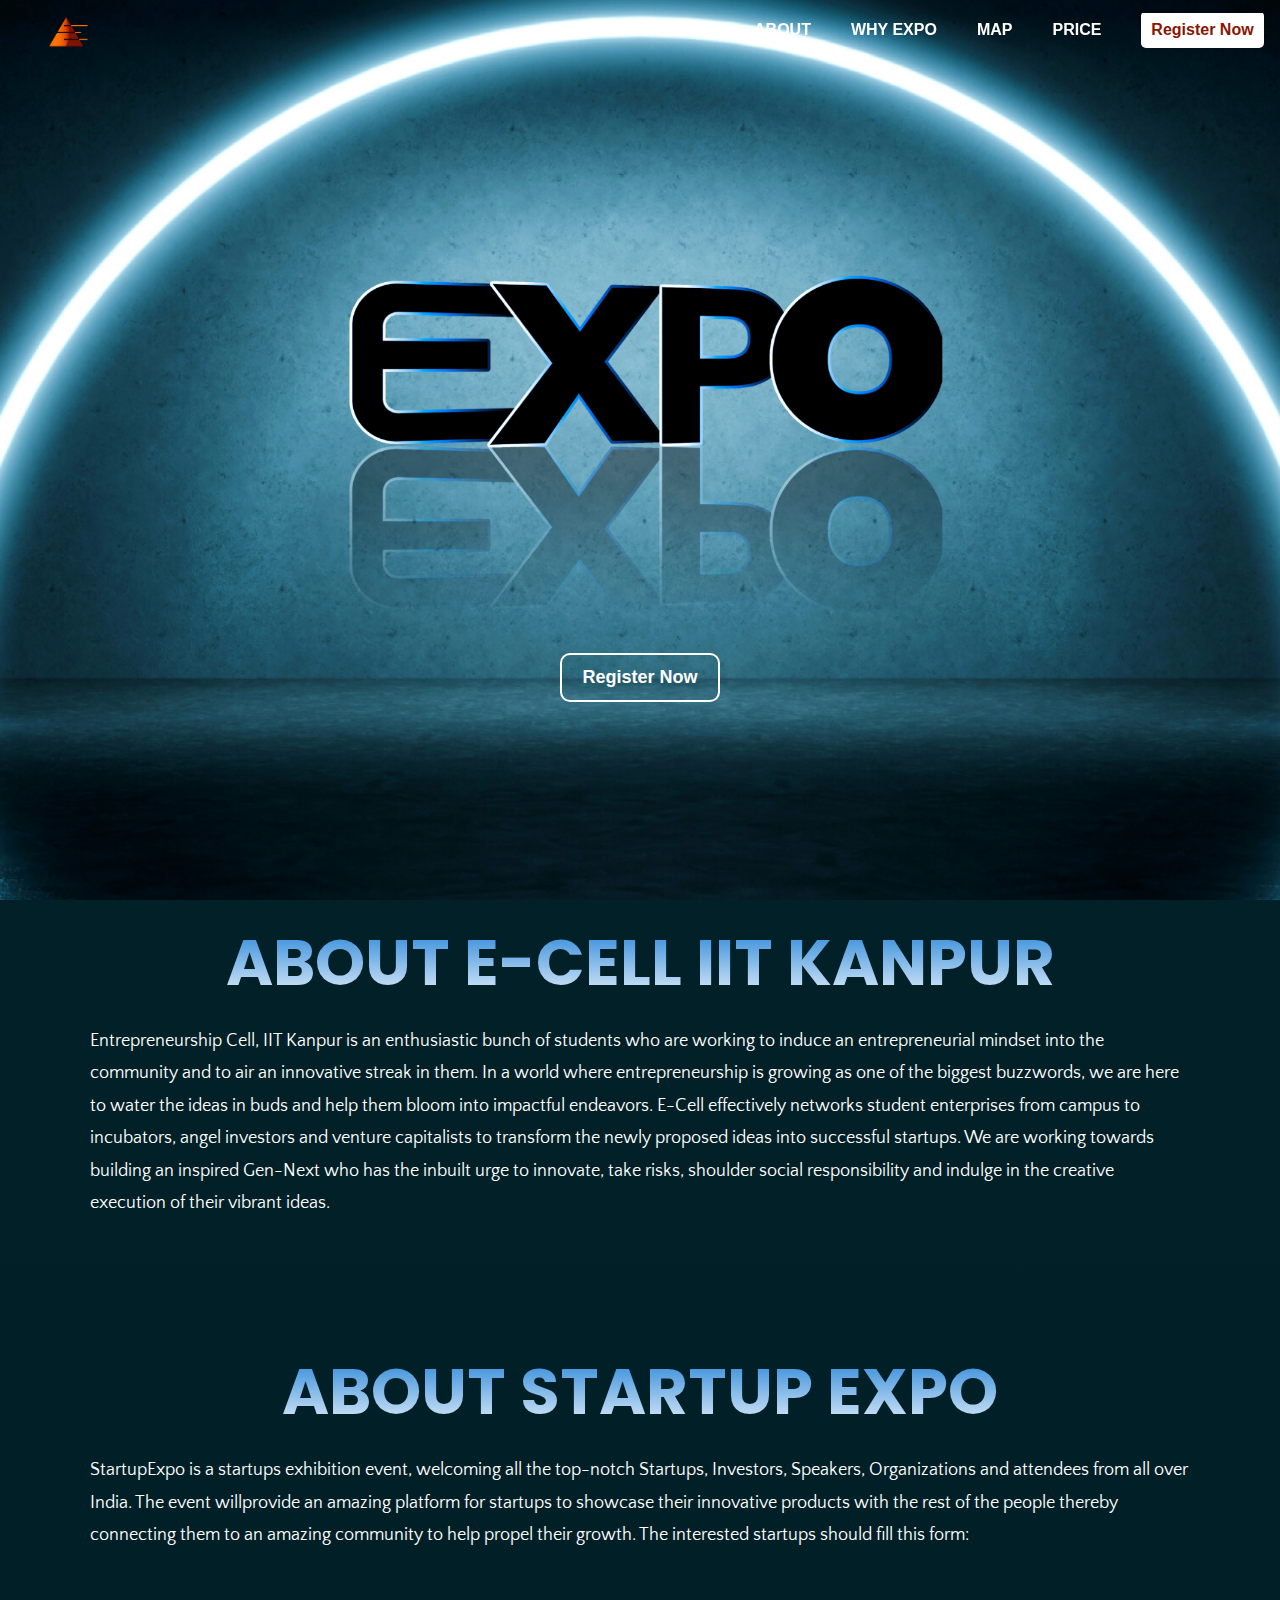
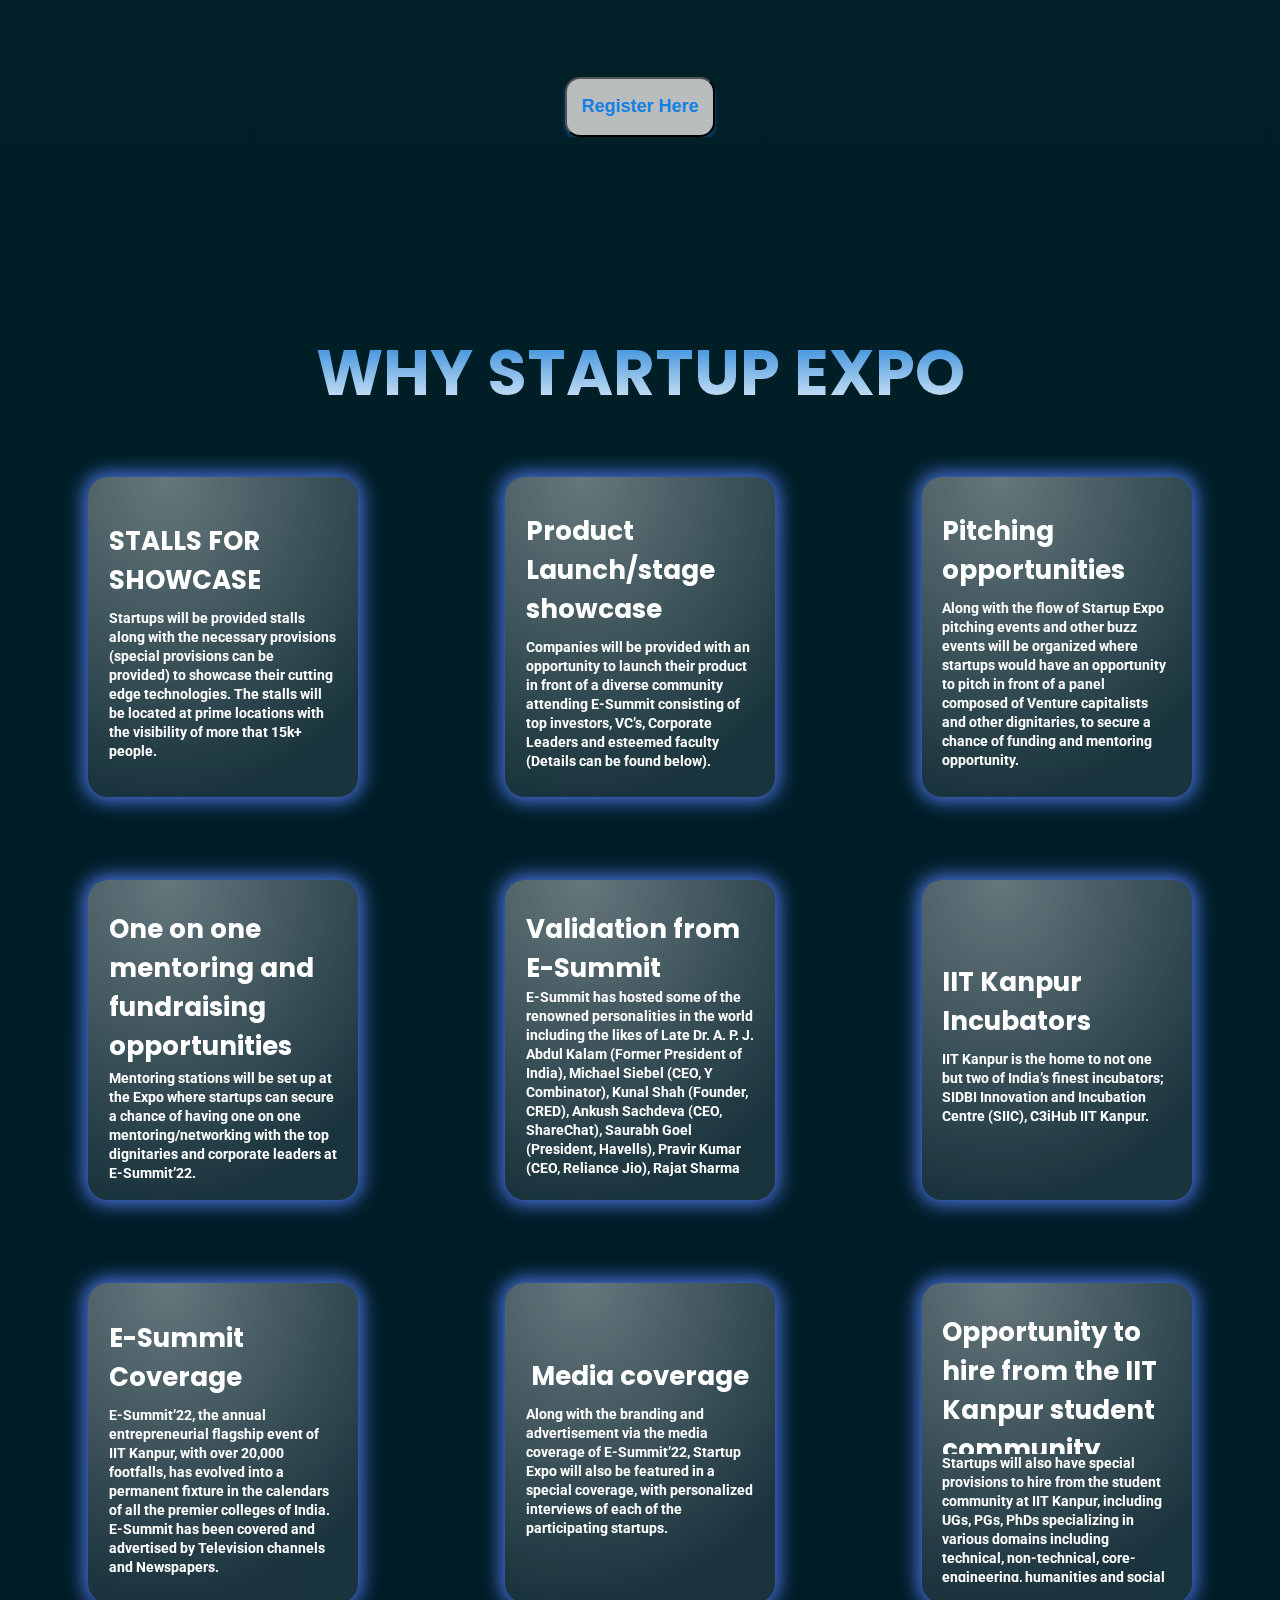
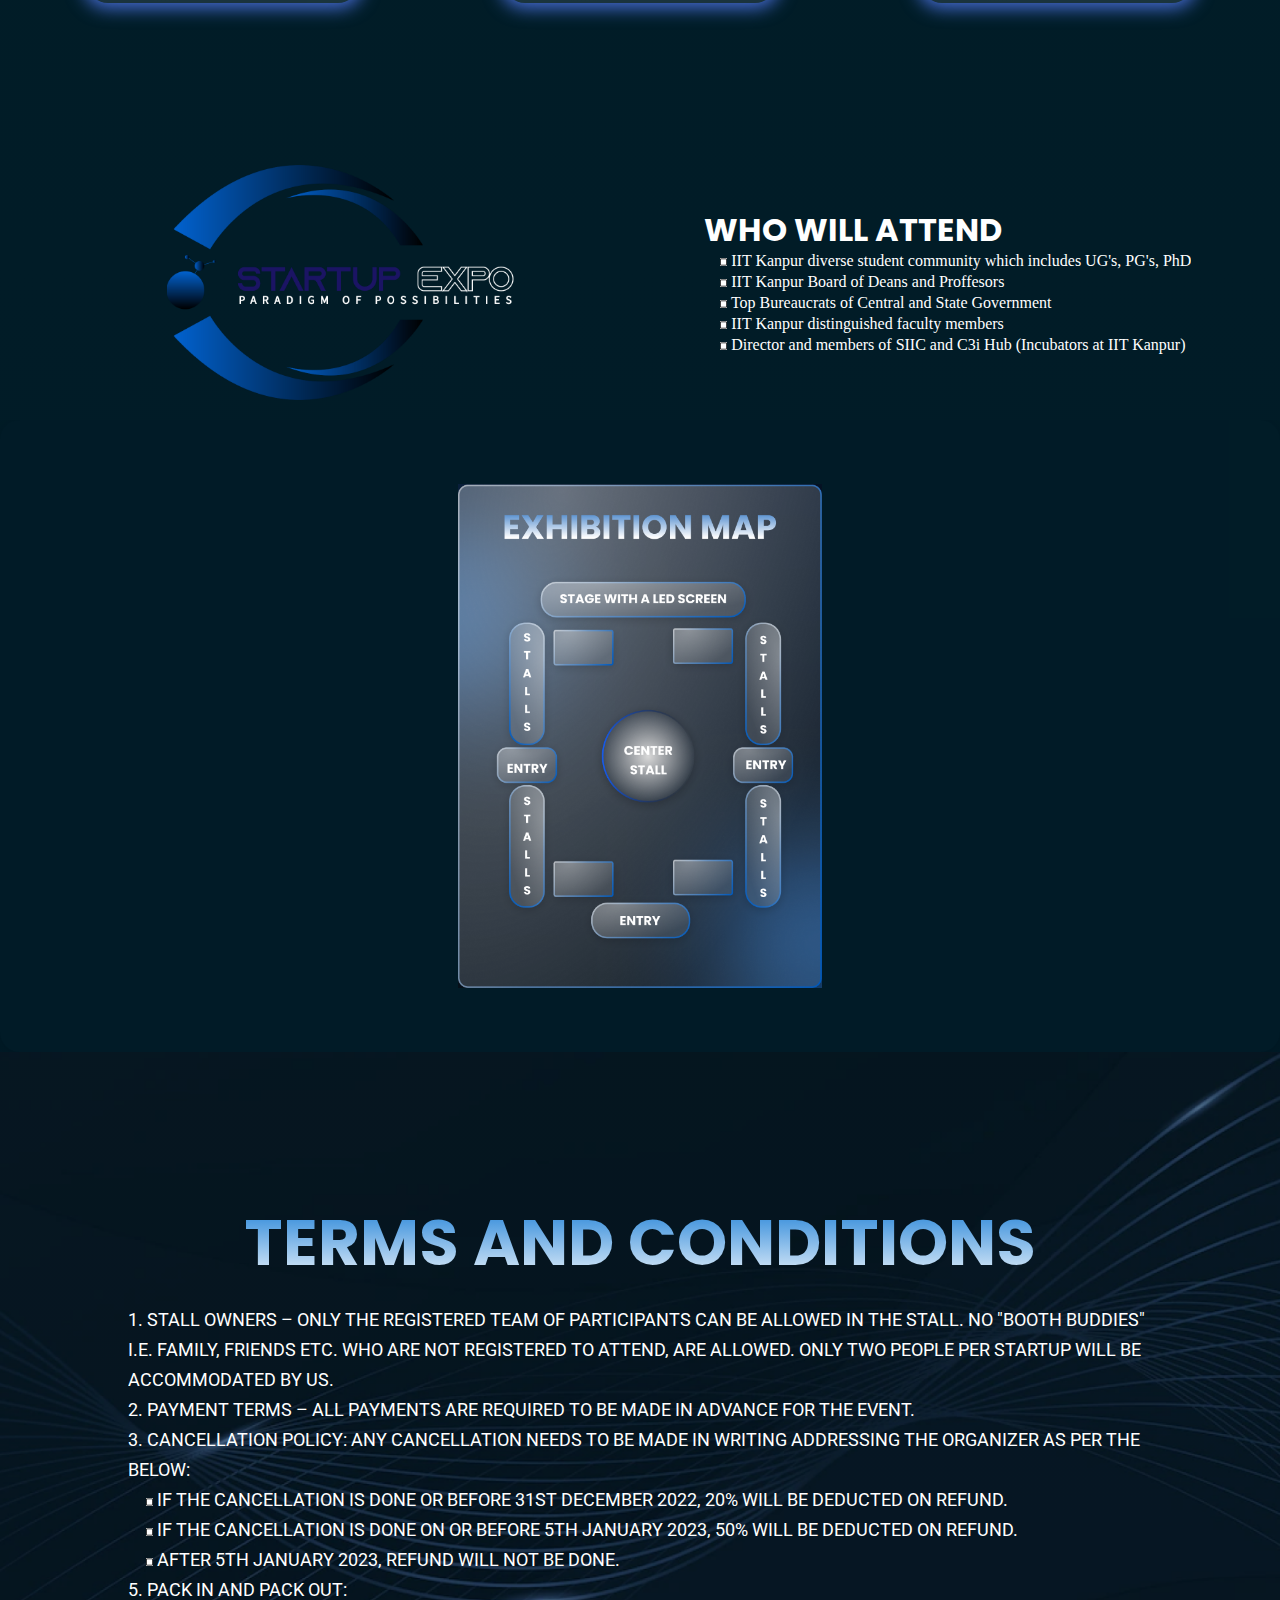
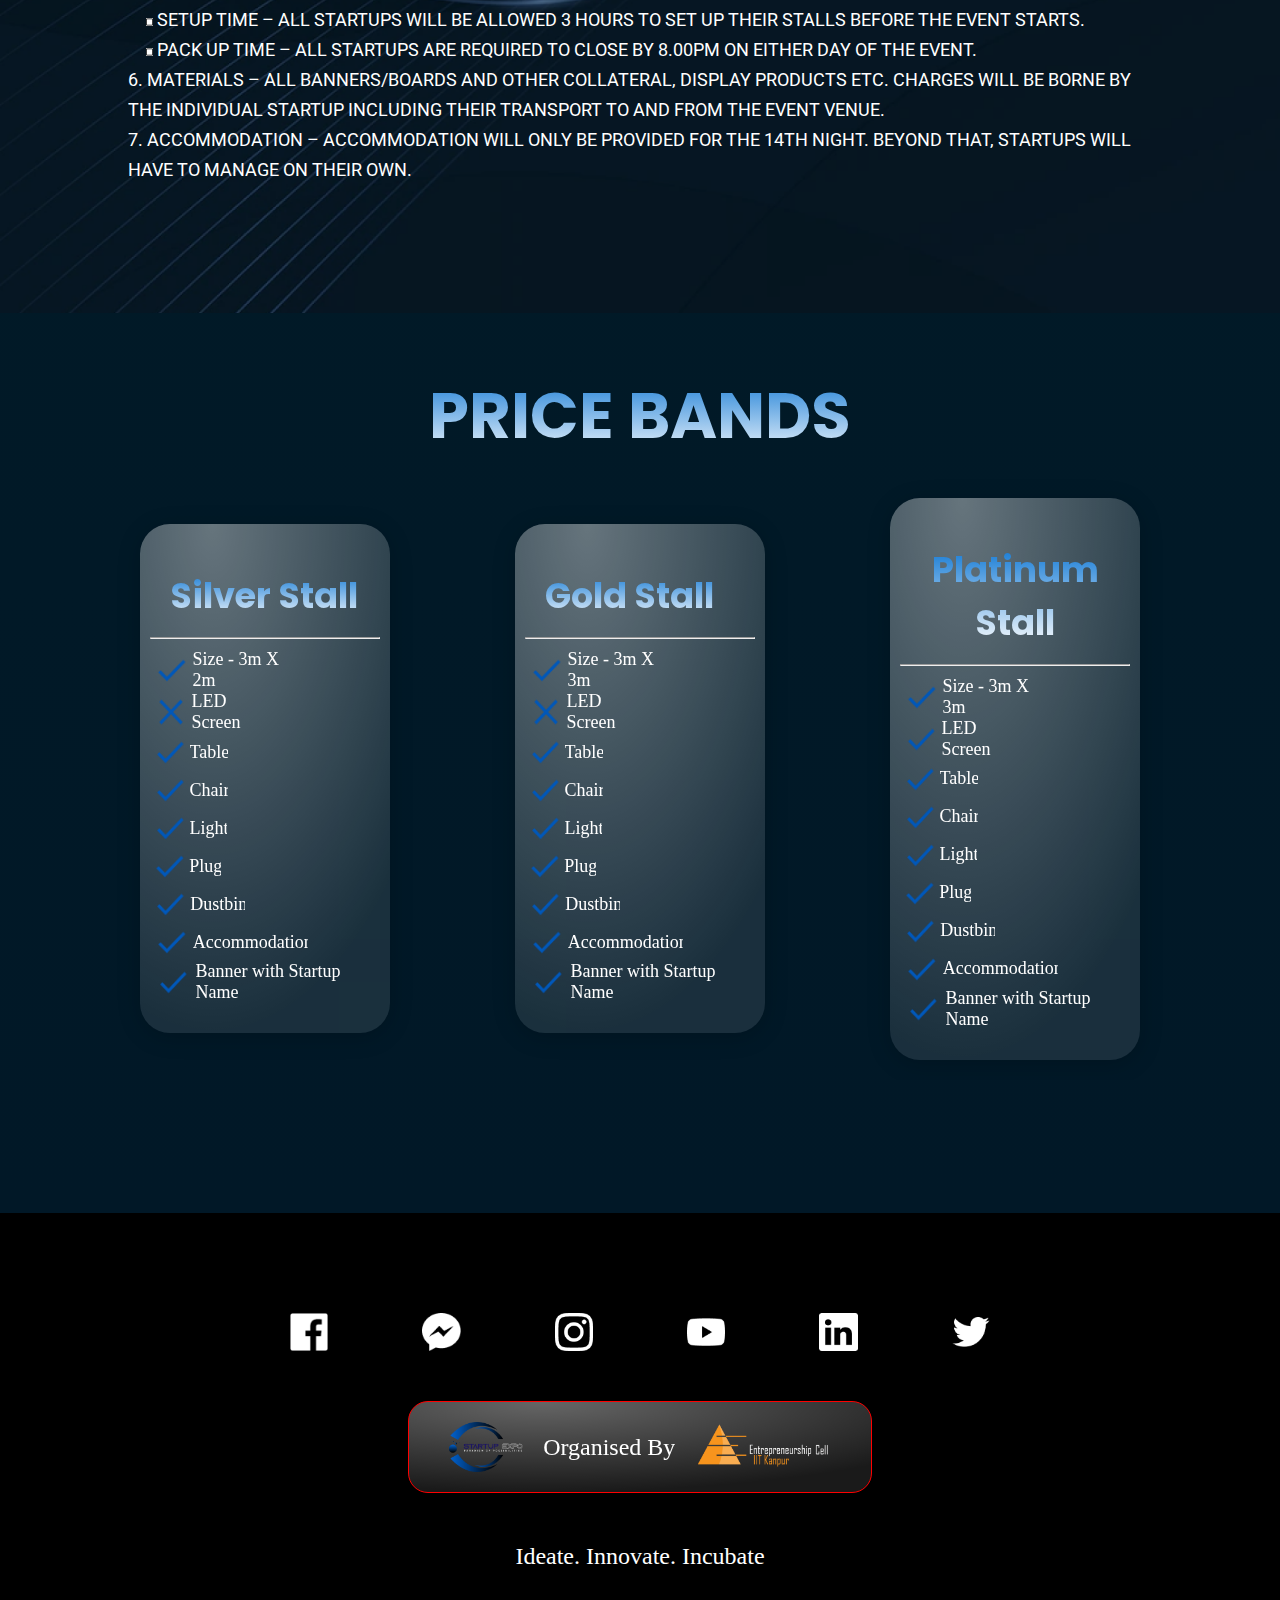
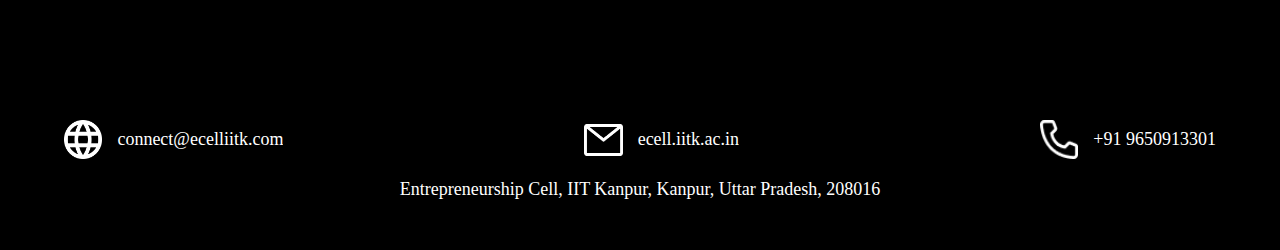
<file: index.html>
<!DOCTYPE html>
<html lang="en">
  <head>
    <meta charset="UTF-8" />
    <meta http-equiv="X-UA-Compatible" content="IE=edge" />
    <meta name="viewport" content="width=device-width, initial-scale=1.0" />
    <title>Startup Expo</title>
    <link rel="stylesheet" href="CSS/style.css" />
    <link rel="stylesheet" href="CSS/vendor.css" />
    <link rel="stylesheet" href="CSS/home.css" />
    <link rel="shortcut icon" href="img/E_Cell_Logo.png" type="image/x-icon" />
    <!-- <link rel="stylesheet" href="path/to/font-awesome/css/font-awesome.min.css"> -->
    <link
      rel="stylesheet"
      media="screen and (max-width: 900px)"
      href="CSS/mobile.css"
    />
    <link href="https://fonts.googleapis.com/css2?family=Poppins&family=Quattrocento+Sans&family=Ramabhadra&family=Roboto&display=swap" rel="stylesheet">
  </head>

  <body>
    <div
      style="
        background-color: rgb(0, 0, 0, 0.8);
        width: 100vw;
        height: 100vh;
        position: fixed;
        top: 0;
        left: 0;
        z-index: 10;
      "
      class="dull"
    ></div>
    <!-- Home Section  -->
    <div class="navlinks mobile-list vclassresp">
      <ul>
        <div class="nav-close-btn"></div>
        <li><a href="#home">HOME</a></li>
        <li><a href="#about">ABOUT</a></li>
        <li><a href="#competition">WHY EXPO</a></li>
        <li><a href="#exh-map">MAP</a></li>
        <li><a href="#pricing">PRICE</a></li>
        <!-- <li><a href="#speakers">SPEAKERS</a></li> -->
        <li>
          <a
            href="https://forms.gle/kv44EQSAVgBRCWER8"
            target="_blank"
            style="
              background-color: white;
              color: black;
              padding: 10px;
              border-radius: 5px;
            "
            >Register Now</a
          >
        </li>
      </ul>
    </div>
    <nav class="navbar background navback hnavresp">
      <a href="/"
        ><img src="img/E_Cell_Logo.png" alt="" class="src" style="width: 50px"
      /></a>
      <div class="navlinks navlist vclassresp">
        <ul>
          <div class="nav-close-btn"></div>
          <li><a href="#home">HOME</a></li>
          <li><a href="#about">ABOUT</a></li>
          <li><a href="#competition">WHY EXPO</a></li>
          <!-- <li><a href="#competition">COMPETITIONS</a></li> -->
          <li><a href="#exh-map">MAP</a></li>
          <li><a href="#pricing">PRICE</a></li>
          <!-- <li><a href="#sponsors">SPONSORS</a></li> -->
          <li>
            <a
              href="https://forms.gle/kv44EQSAVgBRCWER8"
              target="_blank"
              style="
                background-color: white;
                color: #891502;
                padding: 10px;
                border-radius: 5px;
              "
              >Register Now</a
            >
          </li>
        </ul>
      </div>

      <div class="burger">
        <div class="line"></div>
        <div class="line"></div>
        <div class="line"></div>
      </div>
    </nav>

    <section id="home">
      <!-- <div class="hp-bg">
        <img src="img/home.png" alt="">
      </div> -->
      <div class="homepage">
        
        <div class="home-main">
          <!-- <div class="hp-img">
            <img class="animate-intro" src="img/lg.png" alt="" />
          </div> -->
          
          <div class="hp-content">
            <img src="img/st-expo.png" alt="">
          </div>
          <div class="hp-btn">
            <!-- <button class="home-btn">Get Merchandise</button> -->
            <button onclick="window.location.href = 'https://forms.gle/kv44EQSAVgBRCWER8';" class="home-btn colo">Register Now</button>
          </div>
        </div>
        <img class="gold" src="img/goldsphere.png" alt="" />
      </div>
    </section>
    <div class="for-bg">
    <section id="about">
      <div class="common">
        <div class="abo">
          <!-- <div class="gear">
                    <img src="img/block.png" alt="">
                </div> -->
          <div class="abo-main">
            <!-- <div class="abo-img">
                        <img  class="gear-img"src="img/gear.png" alt="">
                        <div class="triangle">
                            <img style="    position: relative; top: -85px;"  src="img/triangle1.png" alt="">
                            <img src="img/triangle2.png" alt="">
                        </div>
                    </div> -->
            <div class="heading">
              <h1>ABOUT E-CELL IIT KANPUR</h1>
            </div>
            <div class="para">
              <!-- <img class="para-img-1" src="img/exp-ellipse.png" alt=""> -->
              <p>
                Entrepreneurship Cell, IIT Kanpur is an enthusiastic bunch of students who are working to induce an entrepreneurial mindset into the community and to air an innovative streak in them. In a world where entrepreneurship is growing as one of the biggest buzzwords, we are here to water the ideas in buds and help them bloom into impactful endeavors. E-Cell effectively networks student enterprises from campus to incubators, angel investors and venture capitalists to transform the newly proposed ideas into successful startups. We are working towards building an inspired Gen-Next who has the inbuilt urge to innovate, take risks, shoulder social responsibility and indulge in the creative execution of their vibrant ideas.
              </p>
              <!-- <img class="para-img-2" src="img/exp-ellipse.png" alt=""> -->
            </div>
            <div class="heading">
              <h1>ABOUT STARTUP EXPO</h1>
            </div>
            <div class="para">
              <!-- <img class="para-img-1" src="img/exp-ellipse.png" alt=""> -->
              <p>
                StartupExpo is a startups exhibition event, welcoming all the top-notch Startups, Investors, Speakers, Organizations and attendees from all over India. The event willprovide an amazing platform for startups to showcase their innovative products with the rest of the people thereby connecting them to an amazing community to help propel their growth. The interested startups should fill this form:
              </p>
              <!-- <img class="para-img-2" src="img/exp-ellipse.png" alt=""> -->
            </div>
            <div class="abo-btn">
              <button><a href="https://forms.gle/kv44EQSAVgBRCWER8">Register Here</a></button>
            </div>
          </div>
        </div>
      </div>
    </section>

    <section id="competition">
      <!-- <video autoplay muted loop class="video-bg">
        <source src="bg-video/competitions.mp4" type="video/mp4" />
        Your browser does not support video tag.
      </video> -->
      <div class="Competition common item-wrap">
        <div class="heading">
          <h1>WHY STARTUP EXPO</h1>
        </div>
        <div class="comp-row">
          <div class="comp-card card">
              <div class="comp-head">
                <h1>STALLS FOR SHOWCASE</h1>
              </div>
              <div class="comp-cont">
                <h3>Startups will be provided stalls along with the necessary provisions (special provisions can be provided) to showcase their cutting edge technologies. The stalls will be located at prime locations with the visibility of more that 15k+ people.</h3>
              </div>
          </div>
          <div class="comp-card card">
              <div class="comp-head">
                <h1>Product Launch/stage showcase</h1>
              </div>
              <div class="comp-cont">
                <h3>Companies will be provided with an opportunity to launch their product in front of a diverse community attending E-Summit consisting of top investors, VC’s, Corporate Leaders and esteemed faculty (Details can be found below).
                </h3>
              </div>
          </div>
          <div class="comp-card card">
              <div class="comp-head">
                <h1>Pitching opportunities</h1>
              </div>
              <div class="comp-cont">
                <h3>Along with the flow of Startup Expo pitching events and other buzz events will be organized where startups would have an opportunity to pitch in front of a panel composed of Venture capitalists and other dignitaries, to secure a chance of funding and mentoring opportunity.</h3>
              </div>
          </div>
          <div class="comp-card card">
              <div class="comp-head">
                <h1>One on one mentoring and fundraising opportunities</h1>
              </div>
              <div class="comp-cont">
                <h3>Mentoring stations will be set up at the Expo where startups can secure a chance of having one on one mentoring/networking with the top dignitaries and corporate leaders at E-Summit’22. 
                </h3>
              </div>
          </div>
          <div class="comp-card card">
              <div class="comp-head">
                <h1>Validation from E-Summit Dignitaries</h1>
              </div>
              <div class="comp-cont">
                <h3>  E-Summit has hosted some of the renowned personalities in the world including the likes of Late Dr. A. P. J. Abdul Kalam (Former President of India), Michael Siebel (CEO, Y Combinator), Kunal Shah (Founder, CRED), Ankush Sachdeva (CEO, ShareChat), Saurabh Goel (President, Havells), Pravir Kumar (CEO, Reliance Jio), Rajat Sharma (Chairman, India TV), Aman Gupta (Founder, Boat), Navin Gurnaney (CEO, Tata Starbucks) among many others. Startup Expo will be the prime location, where such kinds of personalities would visit and interact with the startups.

                </h3>
              </div>
          </div>
          <div class="comp-card card">
              <div class="comp-head">
                <h1>IIT Kanpur Incubators</h1>
              </div>
              <div class="comp-cont">
                <h3>IIT Kanpur is the home to not one but two of India’s finest incubators; SIDBI Innovation and Incubation Centre (SIIC), C3iHub IIT Kanpur. 
                  </h3>
              </div>
          </div>
          <div class="comp-card card">
            <div class="comp-head">
              <h1>E-Summit Coverage</h1>
            </div>
            <div class="comp-cont">
              <h3>E-Summit’22, the annual entrepreneurial flagship event of IIT Kanpur, with over 20,000 footfalls, has evolved into a permanent fixture in the calendars of all the premier colleges of India. E-Summit has been covered and advertised by Television channels and Newspapers.
              </h3>
            </div>
        </div>
          <div class="comp-card card">
            <div class="comp-head">
              <h1>Media coverage</h1>
            </div>
            <div class="comp-cont">
              <h3>Along with the branding and advertisement via the media coverage of E-Summit’22, Startup Expo will also be featured in a special coverage, with personalized interviews of each of the participating startups.
              </h3>
            </div>
        </div>
          <div class="comp-card card">
            <div class="comp-head">
              <h1>Opportunity to hire from the IIT Kanpur student community</h1>
            </div>
            <div class="comp-cont">
              <h3>Startups will also have special provisions to hire from the student community at IIT Kanpur, including UGs, PGs, PhDs specializing in various domains including technical, non-technical, core-engineering, humanities and social sciences. 
              </h3>
            </div>
        </div>
          
        </div>
      </div>
      <div id="event-popup-container"></div>
    </section>

    <!-- Workshops -->
    <section id="who-will">
      <div class="who">
        <div class="who-img">
          <img src="img/lg.png" alt="">
        </div>
        <div class="who-content">
          <div class="who-heading"><h1>WHO WILL ATTEND</h1></div>
          
          <ul>
            <li><img src="img/square-regular.svg" alt=""> IIT Kanpur diverse student community which includes UG's, PG's, PhD</li>
            <li><img src="img/square-regular.svg" alt=""> IIT Kanpur Board of Deans and Proffesors</li>
            <li><img src="img/square-regular.svg" alt=""> Top Bureaucrats of Central and State Government</li>
            <li><img src="img/square-regular.svg" alt=""> IIT Kanpur distinguished faculty members</li>
            <li><img src="img/square-regular.svg" alt=""> Director and members of SIIC and C3i Hub (Incubators at IIT Kanpur)</li>
          </ul>
        </div>
      </div>
    </section>

    <section id="exh-map">
      <div class="exh-map">
        <!-- <div class="heading">
          <h1>EXHIBITION MAP</h1>
        </div> -->
        <!-- <div class="exh-img"> -->
          <img src="img/exhibition.png" alt="">
        <!-- </div> -->
      </div>
    </section>

    <section id="tnc">
      <div class="tnc">
        <div class="heading ">
          <h1>TERMS AND CONDITIONS</h1>
        </div>
        <div class="tnc-cont">
          <p>
            1. Stall Owners – Only the registered team of participants can be allowed in the stall. No "Booth Buddies" i.e. family, friends etc. who are not registered to attend, are allowed. Only two people per startup will be accommodated by us.
          </p>
          <p>
            2. Payment Terms – All payments are required to be made in advance for the event.
          </p>
          <p>
            3. Cancellation Policy: Any cancellation needs to be made in writing addressing the organizer as per the below:
            <ul>
              <li><img src="img/square-regular.svg" alt=""> If the cancellation is done or before 31st December 2022, 20% will be deducted on refund.</li>
              <li><img src="img/square-regular.svg" alt=""> If the cancellation is done on or before 5th January 2023, 50% will be deducted on refund.</li>
              <li><img src="img/square-regular.svg" alt=""> After 5th January 2023, refund will not be done.</li>
            </ul>
          </p>
          <p>
            5. Pack in and Pack out:
            <ul>
              <li><img src="img/square-regular.svg" alt=""> Setup Time – All startups will be allowed 3 hours to set up their stalls before the event starts.</li>
              <li><img src="img/square-regular.svg" alt=""> Pack up Time – All startups are required to close by 8.00pm on either day of the event.</li>
            </ul>
          </p>
          <p>
            6. Materials – All banners/boards and other collateral, display products etc. charges will be borne by the individual startup including their transport to and from the event venue.
          </p>
          <p>
            7. Accommodation – Accommodation will only be provided for the 14th night. Beyond that, startups will have to manage on their own.
          </p>
          
        </div>
      </div>
    </section>
    <section id="pricing" class="common">
      <div class="heading">
        <h1>PRICE BANDS</h1>
      </div>
      <div class="pri-con">
        <div class="pri-box card">
          <div class="pri-heading heading">
            <h1>Silver Stall</h1>
          </div>
          <hr>
          <div class="pri-line">
            <img src="img/tick.png" alt="">
            <p>Size - 3m X 2m</p>
          </div>
          <div class="pri-line">
            <img src="img/cross.png" alt="">
            <p>LED Screen</p>
          </div>
          <div class="pri-line">
            <img src="img/tick.png" alt="">
            <p>Table</p>
          </div>
          <div class="pri-line">
            <img src="img/tick.png" alt="">
            <p>Chair</p>
          </div>
          <div class="pri-line">
            <img src="img/tick.png" alt="">
            <p>Light</p>
          </div>
          <div class="pri-line">
            <img src="img/tick.png" alt="">
            <p>Plug</p>
          </div>
          <div class="pri-line">
            <img src="img/tick.png" alt="">
            <p>Dustbin</p>
          </div>
          <div class="pri-line">
            <img src="img/tick.png" alt="">
            <p>Accommodation</p>
          </div>
          <div class="pri-line">
            <img src="img/tick.png" alt="">
            <p>Banner with Startup Name</p>
          </div>
        </div>
        <div class="pri-box card">
          <div class="pri-heading heading">
            <h1>Gold Stall</h1>
          </div>
          <hr>
          <div class="pri-line">
            <img src="img/tick.png" alt="">
            <p>Size - 3m X 3m</p>
          </div>
          <div class="pri-line">
            <img src="img/cross.png" alt="">
            <p>LED Screen</p>
          </div>
          <div class="pri-line">
            <img src="img/tick.png" alt="">
            <p>Table</p>
          </div>
          <div class="pri-line">
            <img src="img/tick.png" alt="">
            <p>Chair</p>
          </div>
          <div class="pri-line">
            <img src="img/tick.png" alt="">
            <p>Light</p>
          </div>
          <div class="pri-line">
            <img src="img/tick.png" alt="">
            <p>Plug</p>
          </div>
          <div class="pri-line">
            <img src="img/tick.png" alt="">
            <p>Dustbin</p>
          </div>
          <div class="pri-line">
            <img src="img/tick.png" alt="">
            <p>Accommodation</p>
          </div>
          <div class="pri-line">
            <img src="img/tick.png" alt="">
            <p>Banner with Startup Name</p>
          </div>
        </div>
        
        <div class="pri-box card">
          <div class="pri-heading heading">
            <h1>Platinum Stall</h1>
          </div>
          <hr>
          <div class="pri-line">
            <img src="img/tick.png" alt="">
            <p>Size - 3m X 3m</p>
          </div>
          <div class="pri-line">
            <img src="img/tick.png" alt="">
            <p>LED Screen</p>
          </div>
          <div class="pri-line">
            <img src="img/tick.png" alt="">
            <p>Table</p>
          </div>
          <div class="pri-line">
            <img src="img/tick.png" alt="">
            <p>Chair</p>
          </div>
          <div class="pri-line">
            <img src="img/tick.png" alt="">
            <p>Light</p>
          </div>
          <div class="pri-line">
            <img src="img/tick.png" alt="">
            <p>Plug</p>
          </div>
          <div class="pri-line">
            <img src="img/tick.png" alt="">
            <p>Dustbin</p>
          </div>
          <div class="pri-line">
            <img src="img/tick.png" alt="">
            <p>Accommodation</p>
          </div>
          <div class="pri-line">
            <img src="img/tick.png" alt="">
            <p>Banner with Startup Name</p>
          </div>
        </div>
      </div>
    </section>

  </div>  
    

    <section class="footer">
      <div class="socials">
        <img src="img/icons/facebook.png" class="icon" />
        <img src="img/icons/messenger.png" class="icon" />
        <img src="img/icons/instagram.png" class="icon" />
        <img src="img/icons/youtube.png" class="icon" />
        <img src="img/icons/linkedin.png" class="icon" />
        <img src="img/icons/twitter.png" class="icon" />
      </div>

      <div class="moto">
        <img src="img/lg.png" />
        <p>Organised By</p>
        <img src="img/ecell-logo.png" />
      </div>

      <p>Ideate. Innovate. Incubate</p>
    </section>

    <section class="contact">
      <div>
        <p style="display: flex; align-items: center">
          <img
            src="img/icons/web.png"
            class="icon"
            style="margin-right: 15px"
          />
          connect@ecelliitk.com
        </p>
        <p style="display: flex; align-items: center">
          <img
            src="img/icons/mail.png"
            class="icon"
            style="margin-right: 15px"
          />
          ecell.iitk.ac.in
        </p>
        <p style="display: flex; align-items: center">
          <img
            src="img/icons/phone.png"
            class="icon"
            style="margin-right: 15px"
          />
          +91 9650913301
        </p>
      </div>
      <p>Entrepreneurship Cell, IIT Kanpur, Kanpur, Uttar Pradesh, 208016</p>
    </section>


    <!-- <div class="ellipse-1-1">
      <img src="img/exp-ellipse.png" alt="">
    </div>
    <div class=" ellipse ellipse-1-2"><img src="img/exp-ellipse.png" alt=""></div>
    <div class="ellipse ellipse-1-3"><img src="img/exp-ellipse.png" alt=""></div>
    <div class="ellipse ellipse-1-4"><img src="img/exp-ellipse.png" alt=""></div>
    <div class="ellipse ellipse-1-5"><img src="img/exp-ellipse.png" alt=""></div>
    <div class="ellipse ellipse-1-6"><img src="img/exp-ellipse.png" alt=""></div>

    <div class="ellipse ellipse-2-1">
      <img src="img/exh-ellipse.png" alt="">
    </div>
    <div class="ellipse ellipse-2-2"><img src="img/exh-ellipse.png" alt=""></div>
    <div class="ellipse ellipse-2-3"><img src="img/exh-ellipse.png" alt=""></div>
    <div class="ellipse ellipse-2-4"><img src="img/exh-ellipse.png" alt=""></div> -->
    

    <script src="js/jquery-1.11.3.min.js"></script>
    <script src="js/jquery-migrate-1.2.1.min.js"></script>
    <script src="js/jquery.magnific-popup.min.js"></script>
    <script src="js/jquery.counterup.min.js"></script>
    <script src="js/waypoint.min.js"></script>
    <script src="js/main.js"></script>
  </body>
</html>
</file>
<file: CSS/style.css>
@import url('https://fonts.googleapis.com/css2?family=Roboto:ital,wght@0,400;0,500;0,700;0,900;1,400;1,500;1,700;1,900&display=swap');

* {
  margin: 0;
  padding: 0;
  box-sizing: border-box;
  overflow-x: hidden;
}

html {
  scroll-behavior: smooth;
}

body {
  transition: 0.5s ease;
}

a {
  text-decoration: none;
}

li {
  /* list-style: disc outside none; */
  /* display: list-item; */
  margin-left: 1em;

  }
li img{
  width: 7px;
  background-color: white;
}
.common {
  position: relative;
  max-width: 1250px;
  min-height: 100vh;
  margin-left: auto;
  margin-right: auto;
}

.card {
  background: radial-gradient(100% 100% at 28.98% 0%, rgba(255, 255, 255, 0.4) 0%, rgba(255, 255, 255, 0.1) 100%);
  box-shadow: 0px 4px 24px -1px rgb(0 0 0 / 20%);
  backdrop-filter: blur(20px);
  border-radius: 30px;
  display: flex;
  flex-direction: column;
  align-items: center;
  justify-content: center;
}


.for-bg{
  background: linear-gradient(180deg, #012027 0%, #011827 100%);
}
/* Events CSS  */

#Events {
  color: white;
  padding: 100px 0;
  position: relative;
  overflow: hidden;
  background: rgb(0, 0, 0, 0.7);
}

.video-bg {
  position: absolute;
  min-width: 100%;
  min-height: 100%;
  width: auto;
  height: auto;
  top: 50%;
  left: 50%;
  transform: translateX(-50%) translateY(-50%);
  z-index: -1;
}

.eve-info h1 {
  text-align: center;
  margin: 30px 10px;
  font-size: 2.5rem;
}

.eve-info p {
  font-family: 'Roboto', sans-serif;
  font-size: 20px;
  text-align: center;
  margin: 10px 6%;
}

.Eventcard {
  display: flex;
  align-items: center;
  justify-content: space-around;
}

.dull {
  display: none;
}

.eve-card {
  margin: 10px;
}

.mobile-list {
  display: none;
}

.eve-card .circle {
  width: 170px;
  height: 170px;
  border-radius: 50%;
  display: flex;
  flex-direction: column;
  align-items: center;
  justify-content: center;
  position: relative;
  left: 98px;
  top: 60px;
  text-align: center;
  border: 2px solid #E24501;
}

.circle .colo {
  color: #E24501;
  font-size: 27px;
}

.eve-card .rec {
  width: 370px;
  height: 390px;
  background-color: #E98C64;
  border-radius: 25px;
  display: flex;
  flex-direction: column;
  align-items: center;
  justify-content: center;
  padding: 35px;
  text-align: justify;
  font-size: 18px;
}

.eve-btn {
  position: relative;
  top: 45px;
  padding: 15px 34px;
  border-radius: 15px;
  border: none;
  color: #ED4B06;
  font-weight: 600;
  font-size: 17px;
  transition: 0.5s all;
}

.eve-btn:hover {
  background-color: #ED4B06;
  color: white
}

/* About CSS  */

#about {
  margin-top: -10px;
  color: white;
  /* background: url('../img/main.jpg') no-repeat center center/cover; */
  /* background-color: #391F14; */
  /* background: linear-gradient(180deg, #012027 0%, #011827 100%); */
  padding: 10px 0px;
}

.abo {
  display: flex;
  /* position: relative; */
}

.gear img {
  position: absolute;
}

.abo-img {
  display: flex;
}

.abo-img .gear-img {
  position: relative;
  left: 12px;
  top: 2px;
  width: 13%;
  height: 10%;
}

.triangle {
  position: relative;
  left: 35%;
}

.heading {
  font-family: 'Poppins';
  text-align: center;
  margin: 15px 20px;
  font-size: 2.0rem;
  background: linear-gradient(180deg, #0B75D3 0%, #FFFFFF 100%);
  -webkit-background-clip: text;
  -webkit-text-fill-color: transparent;
  background-clip: text;
  /* text-fill-color: transparent; */
}

.para {
  display: flex;
  /* font-family: 'Roboto', sans-serif; */
  font-family: 'Quattrocento Sans';
  font-size: 18px;
  /* text-align: center; */
  margin: 15px 6%;
  margin-bottom: 10%;
  line-height: 180.5%;
}

.abo-btn{
  display: flex;
  justify-content: center;
  /* height: 80px;
  width: 100px; */
  margin-bottom: 20px;
}
.abo-btn a{
  color: #1381E2;
  font-weight: 700;
  font-size: 18px;
  /* line-height: 60px; */
}
.abo-btn button{
  background: rgba(217, 217, 217, 0.85);
  box-shadow: 0px 4px 4px rgba(0, 0, 0, 0.25), 0px 4px 4px rgba(20, 134, 228, 0.54);
  border-radius: 15px;

  
  height: 60px;
  width: 150px;
}
/* .abo-row {
  display: flex;
  justify-content: space-around;
  margin: 7% 10px;
}

.abo-card {
  width: 200px;
  height: 140px;
}

.abo-card h1 {
  font-size: 45px;
}

.abo-card p {
  font-size: 20px;
} */

/* Competiton Style  */
#competition {
  color: white;
  padding: 100px 0;
  position: relative;
  overflow: hidden;
  /* background: linear-gradient(180deg, #012027 0%, #011827 100%); */
}

.comp-card {
  margin: 5%;
  box-sizing: border-box;
  padding: 5%;
  height: 320px;
  width: 270px;
  flex-direction: column;
  background: radial-gradient(100% 100% at 28.98% 0%, rgba(255, 255, 255, 0.4) 0%, rgba(255, 255, 255, 0.1) 100%) /* warning: gradient uses a rotation that is not supported by CSS and may not behave as expected */;
  box-shadow: 0px 4px 24px -1px rgba(0, 0, 0, 0.2);
  backdrop-filter: blur(20px);
  /* Note: backdrop-filter has minimal browser support */
  box-shadow: 0px 0px 18px 5px rgb(71, 109, 213);
  border-radius: 20px;
  transition: 0.2s all;
  margin: 10%;
}

.comp-card:hover {
  transform: scale(1.05);
  cursor: pointer;
}

.comp-head {
  font-family: 'Poppins';
  font-size: 13px;
  padding: 4% 0;
}
.comp-cont{
  font-family: 'Roboto';
  /* padding: ; */
  font-size: 12px;
  line-height: 19px;
}
.comp-row {
  /* display: flex;
  justify-content: space-around;
  margin: 50px 35px;
  overflow-x: visible; */
  display: grid;
  grid-template-columns: repeat(3,1fr);
  /* text-align: center; */
  place-items: center;
  /* justify-content: center;
  align-items: center; */
  /* margin: 100px; */
}


@media(max-width:900px){
  .comp-row{
    grid-template-columns: repeat(2,1fr);
  }
}
@media(max-width:480px){
  #competition{
    padding: 0;
  }
  .comp-row{
    margin: 20px 30px;
    grid-template-columns: repeat(1,1fr);
  }
}

  

/* Who will  */

#who-will ul{
  /* background: linear-gradient(180deg, #012027 0%, #011827 100%); */
  /* list-style-type: disc; */
}
.who{
  display: flex;
  justify-content: space-evenly;
  align-items: center;
  color: white;
  
}
.who-img{
  display: flex;
  justify-content: center;
  align-items: center;
  margin: 20px;
}
.who-heading{
  width: 100%;
  line-height: 40px;
  font-family: Poppins;
}
.who-content{
  display: flex;
  justify-content: center;
  align-items: center;
  flex-direction: column;
  margin: 20px;
  line-height: 21px;
}
.who-img img{
  width: 69%;
  
}
.who-content h1{
  font-size: 36;
}

@media(max-width:480px){
  .who{
    flex-direction: column;
    justify-content: center;
    align-items: center;
  }
  .who-heading{
    text-align: center;
  }
}






/* exhibition map  */
#exh-map{
  /* background: linear-gradient(180deg, #05152C 0%, #06101A 100%); */
}
.exh-map{
  /* background: radial-gradient(100% 100% at 28.98% 0%, rgba(255, 255, 255, 0.4) 0%, rgba(255, 255, 255, 0.1) 100%) warning: gradient uses a rotation that is not supported by CSS and may not behave as expected; */
  box-shadow: 0px 4px 24px -1px rgba(0, 0, 0, 0.2);
  backdrop-filter: blur(20px);
  /* Note: backdrop-filter has minimal browser support */

  border-radius: 20px;

  margin: 0% 0%;

  display: flex;
  justify-content: center;
  flex-direction: column;
  align-items: center;
  padding: 5% 35%;
}
.exh-map img{
  width: 95%;
}

@media(max-width:900px){
  .exh-map{
    padding: 5% 25%;
  }
}
@media(max-width:480px){
  .exh-map{
    padding: 5% 0%;
  }
}
/* .exh-img img{
  width: 100%;
} */


/* Terms and conditions  */
#tnc{
  background: url(../img/tnc-bg.png);
  background-size: cover;
  background-repeat: no-repeat;
  background-position: center;
}
.tnc{
  font-family: 'Roboto';
  margin: 10%;
  
}
.tnc-cont{
  color: white;
  text-transform: uppercase;
  font-size: 18px;
  line-height: 30px;
}
.tnc-cont li{
  list-style: disc;
}


@media(max-width:480px){
  .tnc{
    margin: 5%;
  }
  .tnc-cont{
    font-size: 14px;
    line-height: 28px;
  }
  .heading{
    margin: 0 3%;
    margin-bottom: 15px;
    /* font-size: 1.5rem; */
  }
}









/* Workshops Style  */
#workshop {
  padding: 100px 0;
  background: #010101;
  font-family: 'Open Sans';
  font-style: normal;
  padding: 100px 0;

}

.hm-heading,
.hm-desc,
.ws-container {
  display: flex;
  justify-content: center;
  align-items: center;
  color: white;
  flex-direction: column;
}

.ws-card-container {
  display: flex;
  flex-direction: row;
  /* width: 100%; */
  justify-content: space-between;
}

.hm-heading {
  padding: 30px 0;
  font-weight: 700;
  font-size: 36px;
  line-height: 60px;
  text-align: center;
  text-transform: uppercase;
}

.hm-desc {
  padding: 60px 180px 0 180px;
  font-weight: 400;
  font-size: 24px;
  line-height: 33px;
  text-align: justify;
}

.ws-container {
  padding: 60px 100px;
  background-image: url(../img/ws-images/Ellipse.png);
  background-repeat: no-repeat;
  background-position: center;
  background-size: 450px;
}

.ws-card {
  width: 507px;
  height: 321px;
  background: radial-gradient(100% 100% at 28.98% 0%, rgba(255, 255, 255, 0.4) 0%, rgba(255, 255, 255, 0.1) 100%)
    /* warning: gradient uses a rotation that is not supported by CSS and may not behave as expected */
  ;
  box-shadow: 0px 4px 24px -1px rgba(0, 0, 0, 0.2);
  backdrop-filter: blur(20px);
  /* Note: backdrop-filter has minimal browser support */
  border-radius: 20px;
  display: flex;
  flex-direction: column;
  justify-content: center;
  align-items: center;
  text-align: center;
  margin: 60px;
  z-index: 1;
  border: 1px solid red;
  transition: 0.3s all;
}

.ws-card:hover {
  cursor: pointer;
  transform: scale(1.05)
}

.ws-card img {
  width: 200px;
  height: 200px;
}

.ws-card h3 {
  font-weight: 600;
  font-size: 32px;
  line-height: 44px;
  padding-top: 10px;
}

/* .ws-center-img{
    position: relative;
    bottom: 1185px;
    left: 715px;
    opacity: 1;
}
.ws-center-img img{
    width: 470px;
} */
@media (min-width:901px) {
  .ws-card-container {
    width: 100%;
  }
}

@media (max-width:900px) {
  .ws-card-container {
    flex-direction: column;
    justify-content: center;
  }

  /* .ws-center-img{
        opacity: 0;
    } */
  .ws-container {
    padding: 60px 60px;
  }

  .hm-desc {
    padding: 60px 100px 0 100px;
  }

  .ws-container {
    background: none;
  }
}

@media (max-width:480px) {
  .hm-desc {
    padding: 30px 20px 0 20px;
  }

  .hm-heading {
    font-size: 30px;
  }

  .ws-card {
    width: 325px;
    height: 250px;
    margin: 20px;
  }

  .ws-card img {
    width: 150px;
    height: 150px;
  }
}


/* Speaker Styling  */


/* Speaker Styling  */


* {
  margin: 0;
  padding: 0;
}

@-webkit-keyframes scroll {
  0% {
    transform: translateX(500px);
  }

  100% {
    transform: translateX(calc(-350px *5));
  }
}

@keyframes scroll {
  0% {
    transform: translateX(calc(500px*1));
  }

  100% {
    transform: translateX(calc(-350px*5));
  }
}


.slider {
  /* background: white; */
  /* background: #010101; */
  box-shadow: 0 10px 20px -5px rgba(0, 0, 0, 0.125);
  margin: auto;
  overflow: hidden;
  position: relative;
  width: 100%;
  /* height: 450px; */
  text-align: center;
  overflow: visible;
}

.slider img {
  object-fit: contain;
  padding: 10px 20px;
  /* height: 100px; */
  /* width: 250px; */
}

.slider::before,
.slider::after {
  content: "";
  height: 400px;
  position: absolute;
  width: 200px;
  z-index: 2;
}

.slider::after {
  right: 0;
  top: 0;
  transform: rotateZ(180deg);
}

.slider::before {
  left: 0;
  top: 0;
}

.slider .slide-track {
  -webkit-animation: scroll 15s linear infinite;
  animation: scroll 15s linear infinite;
  display: flex;
  width: calc(-400px*1);
  animation-iteration-count: infinite;
  overflow-x: visible;
}

.slider .slide {
  margin: 0 25px;
  /* height: 500px;
    width: 250px; */
  overflow-x: visible;
}

/* #partners img {
    width: 250px;
    height: 150px;
    padding: 20px;
    object-fit: contain;
  }
  
  #timeline {
    text-align: center;
  } */


.sp-card {
  display: flex;
  flex-direction: column;
  justify-content: center;
  align-items: center;
}

.sp-image img {
  height: 350px;
  width: 350px;
  object-fit: cover;
  border-radius: 175px;
}

.sp-speaker-name {
  width: 361px;
  height: 117px;
  background: radial-gradient(100% 100% at 28.98% 0%, rgba(255, 255, 255, 0.4) 0%, rgba(255, 255, 255, 0.1) 100%)
    /* warning: gradient uses a rotation that is not supported by CSS and may not behave as expected */
  ;
  box-shadow: 0px 4px 24px -1px rgba(0, 0, 0, 0.2);
  backdrop-filter: blur(20px);
  /* Note: backdrop-filter has minimal browser support */
  border-radius: 20px;
  position: relative;
  bottom: 75px;
  border: 4px solid #E36D3D;
  display: flex;
  justify-content: center;
  align-items: center;
}

.sp-speaker-name h3 {
  font-weight: 600;
  font-size: 32px;
  line-height: 44px;
  color: #E36D3D;
}

.sp-button {
  width: 400px;
  height: 100px;
  background: #D9D9D9;
  box-shadow: 0px 4px 4px rgba(245, 83, 10, 0.61);
  border-radius: 20px;
  display: flex;
  justify-content: center;
  align-items: center;
  margin: 25px;
}

.sp-button h3 {
  font-weight: 700;
  font-size: 30px;
  line-height: 33px;
  color: #E36D3D;
  padding-right: 10px;
}

.hm1-heading {
  padding: 30px 0;
  font-weight: 700;
  font-size: 36px;
  line-height: 60px;
  text-align: center;
  text-transform: uppercase;
}

.hm1-desc {
  padding: 60px 180px 0 180px;
  font-weight: 400;
  font-size: 24px;
  line-height: 33px;
  text-align: justify;
}

.hm1-heading,
.hm1-desc {
  display: flex;
  justify-content: center;
  align-items: center;
  color: white;
  flex-direction: column;
}

#speakers {
  background: rgb(0, 0, 0, 0.8);
  font-family: 'Open Sans';
  font-style: normal;
  /* height: 100vh; */
  display: flex;
  flex-direction: column;
  justify-content: center;
  align-items: center;
  position: relative;
  overflow: hidden;
  padding: 100px 0;
}

@media(max-width:900px) {


  /* .sp-container {
        padding: 30px;
    } */
  .hm1-desc {
    padding: 60px 100px 0 100px;
  }

  .sp-button {
    width: 300px;
    height: 80px;
  }

  .sp-button h3 {
    font-size: 24px;
  }
}

@media(max-width:480px) {

  .slider::before,
  .slider::after {
    height: 300px;
    width: 75px;
  }

  .sp-image img {
    height: 250px;
    width: 250px;
    border-radius: 125px;
  }

  .sp-speaker-name {
    width: 261px;
    height: 85px;
  }

  .sp-button {
    width: 252px;
    height: 60px;
  }

  .sp-button h3 {
    font-size: 16px;
  }

  .sp-speaker-name h3 {
    font-size: 24px;
  }

  .hm1-desc {
    padding: 30px 20px 0 20px;
  }

  .hm1-heading {
    font-size: 30px;
  }
}

.quotes {
  display: flex;
  flex-direction: column;
  padding: 100px;
  align-items: center;
  text-align: center;
  background-color: #E98C64;
  position: relative;
}

.quote {
  width: 85%;
  padding: 50px;
  border: 1px solid red;
  border-radius: 10px;
  text-transform: uppercase;
  color: white;
  font-weight: bold;
  font-size: x-large;
  background: radial-gradient(100% 100% at 28.98% 0%, rgba(255, 255, 255, 0.4) 0%, rgba(255, 255, 255, 0.1) 100%);
  box-shadow: 0px 4px 24px -1px rgba(0, 0, 0, 0.2);
  backdrop-filter: blur(20px);
}

.quote p {
  margin: 30px 0;
}

.quotes .back-to-top {
  margin-top: 0px;
  background: #D9D9D9;
  box-shadow: 0px 4px 4px rgba(245, 83, 10, 0.61);
  border-radius: 20px;
  color: #E36D3D;
  font-size: large;
  padding: 15px 25px;
  border: none;
  z-index: 1000;
  margin-top: 50px;
  transition: 0.3s all;
}

.back-to-top:hover {
  cursor: pointer;
  transform: scale(1.1);
  background-color: #e25b26;
  color: white;
}

.footer {
  background-color: black;
  padding: 100px 0;
  color: white;
  text-align: center;
  font-size: x-large;
}

.footer .socials {
  display: flex;
  align-items: center;
  justify-content: space-between;
  width: 70%;
  align-content: center;
  margin: auto;
  max-width: 700px;
}

.footer .moto {
  display: flex;
  align-items: center;
  width: max-content;
  color: white;
  font-size: x-large;
  background: radial-gradient(100% 100% at 28.98% 0%, rgba(255, 255, 255, 0.4) 0%, rgba(255, 255, 255, 0.1) 100%);
  box-shadow: 0px 4px 24px -1px rgba(0, 0, 0, 0.2);
  backdrop-filter: blur(20px);
  border-radius: 20px;
  border: 1px solid red;
  padding: 20px;
  margin: 50px 0;
  align-content: center;
  margin-left: auto;
  margin-right: auto;
}

.footer .moto img {
  height: 5vw;
  object-fit: contain;
  margin: 0 20px;
  max-height: 50px;
}

.contact {
  background-color: black;
  color: white;
  text-align: center;
  font-size: large;
  padding: 50px 0;
}

.icon {
  width: 32px;
  height: 32px;
  object-fit: contain;
}

.contact div {
  display: flex;
  width: 90%;
  align-content: center;
  justify-content: space-between;
  margin: auto;
  margin-bottom: 20px;
}
@media(max-width:640px){
  .contact div{
    flex-direction: column;
  }
  .contact p{
    /* text-align: center; */
    display: flex;
    justify-content: center;
    /* align-items: center; */
  }
}
@media(max-width:480px){
  .contact{
    padding: 25px 0;
    
    /* flex-direction: column; */
  }
  .footer{
    padding: 70px 0;
  }
 
}

/* .ellipse{
  overflow-x: hidden;
}
.ellipse-1-1{
  position: absolute;
  top: 622px;
  left: -245px;
}
.ellipse-1-2{
  position: absolute;
  top: 622px;
  right: -245px;
}
.ellipse-1-3{
  position: absolute;
  top: 1056px;
  left: -245px;
}
.ellipse-1-4{
  position: absolute;
  top: 1056px;
  right: -245px;
}
.ellipse-1-5{
  position: absolute;
  top: 2078px;
  left: -245px;
}
.ellipse-1-6{
  position: absolute;
  top: 2078px;
  right: -245px;
}



.ellipse-2-1{
  position: absolute;
  top: 2785px;
}
.ellipse-2-2{
  position: absolute;
  top: 3066px;
  right: 22px;
} */



/* ************************ Carousel *******************************8 */

.carousel {
  display: flex;
  flex-direction: column;
  width: 80rem;
  position: relative;
}

/* CONTROLS */
.btn-arrow {
  width: 3.6rem;
  height: 3.6rem;

  background-color: #fff;

  border: none;
  border-radius: 50%;
  box-shadow: 0 2.4rem 4.8rem rgba(0, 0, 0, 0.075);

  cursor: pointer;
  position: absolute;

  display: flex;
  align-items: center;
  justify-content: center;

  z-index: 999;
}

.btn-arrow:hover,
.btn-arrow:active {
  background-color: #e6e6e6;
}

.btn-arrow-left {
  top: 34%;
  left: 0;
}

.btn-arrow-right {
  top: 34%;
  right: 0;
}

.icon {
  width: 2.4rem;
  height: 2.4rem;
}

/* SLIDES */
.inner {
  position: relative;
  align-self: center;
  width: 80rem;
  height: 28rem;
  border-radius: 30px;
  overflow: hidden;
}

.container {
  list-style: none;
  /* transform: translate(0%); */
}

.container .slide {
  /* === TO CENTER TEXT === */
  display: flex;
  justify-content: center;
  align-items: center;
  position: absolute;
  width: 80rem;
  transition: all 0.3s;
}

/* DOTS */
.dots {
  margin-top: 1rem;

  display: flex;
  align-items: center;
  justify-content: center;
  gap: 0.8rem;
}

.dot {
  width: 1.6rem;
  height: 1.6rem;

  border-radius: 50%;
  border: none;

  background-color: white;

  cursor: pointer;
}

.dot:hover {
  background-color: red;
}

.dot--active {
  background-color: red;
}

a {
  color: white;
  overflow: visible;
}

/* Popup Modal 
/* ------------------------------------------------------------------ */

.popup-modal {
  max-width: 550px;
  background: #ffffff;
  position: relative;
  margin: 0 auto;
}

.popup-modal .media {
  position: relative;
}

.popup-modal img {
  vertical-align: middle;
}

/* description */

.popup-modal .description-box {
  max-height: 80vh;
  overflow-y: auto;
  padding: 6px 36px 30px;
}

.popup-modal .description-box h4 {
  font: 24px/24px "raleway-heavy", sans-serif;
  color: #891502;
  margin: 5px;
  margin-bottom: 10px;
}

.popup-modal .description-box p {
  font:18px/24px "merriweather-regular", serif;
  color: #2b2b2b;
  margin-bottom: 12px;
}

.popup-modal .description-box ul {
  font: 14px/24px "merriweather-regular", serif;
  color: #8d8d8d;
  font-size: 14px;
  line-height: 18px;
  margin-top: 1px;
}

.register-new {
  background: #FF2929;
}


/* categories */

.popup-modal .categories {
  font: 11px/18px "raleway-heavy", sans-serif;
  text-transform: uppercase;
  letter-spacing: 1px;
  display: block;
  text-align: left;
  color: rgba(0, 0, 0, 0.5);
}

/* link box */

.popup-modal .link-box {
  width: 100%;
  overflow: hidden;
  background: #000000;
}

.popup-modal .link-box a {
  font: 12px/60px "raleway-heavy", sans-serif;
  color: #ffffff;
  text-transform: uppercase;
  letter-spacing: 3px;
  cursor: pointer;
  display: block;
  text-align: center;
  float: left;
  width: 50%;
  -moz-transition: all 0.3s ease-in-out;
  -o-transition: all 0.3s ease-in-out;
  -webkit-transition: all 0.3s ease-in-out;
  -ms-transition: all 0.3s ease-in-out;
  transition: all 0.3s ease-in-out;
}

.popup-modal .link-box a:first-child {
  border-right: 1px solid rgba(200, 200, 200, 0.1);
}

.popup-modal .link-box a:hover {
  background: #FF2929;
  color: #000000;
  border: none;
}

/* media queries - popup-modal */

@media only screen and (max-width: 600px) {
  .popup-modal {
    width: auto;
    margin: 0 20px;
  }
}

/* transition effect for modal popup
/* ------------------------------------------------------------------ */

/* overlay at start */

.mfp-fade.mfp-bg {
  filter: alpha(opacity=0);
  -ms-filter: "progid:DXImageTransform.Microsoft.Alpha(Opacity=0)";
  opacity: 0;
  zoom: 1;
  -moz-transition: all 0.3s ease-in-out;
  -o-transition: all 0.3s ease-in-out;
  -webkit-transition: all 0.3s ease-in-out;
  -ms-transition: all 0.3s ease-in-out;
  transition: all 0.3s ease-in-out;
}

/* overlay animate in */

.mfp-fade.mfp-bg.mfp-ready {
  filter: alpha(opacity=80);
  -ms-filter: "progid:DXImageTransform.Microsoft.Alpha(Opacity=80)";
  opacity: 0.8;
  zoom: 1;
}

/* overlay animate out */

.mfp-fade.mfp-bg.mfp-removing {
  filter: alpha(opacity=0);
  -ms-filter: "progid:DXImageTransform.Microsoft.Alpha(Opacity=0)";
  opacity: 0;
  zoom: 1;
}

/* content at start */

.mfp-fade.mfp-wrap .mfp-content {
  filter: alpha(opacity=0);
  -ms-filter: "progid:DXImageTransform.Microsoft.Alpha(Opacity=0)";
  opacity: 0;
  zoom: 1;
  -moz-transform: translateY(-100%);
  -o-transform: translateY(-100%);
  -webkit-transform: translateY(-100%);
  -ms-transform: translateY(-100%);
  transform: translateY(-100%);
  -moz-transition: all 0.3s ease-in-out;
  -o-transition: all 0.3s ease-in-out;
  -webkit-transition: all 0.3s ease-in-out;
  -ms-transition: all 0.3s ease-in-out;
  transition: all 0.3s ease-in-out;
}

/* content animate in */

.mfp-fade.mfp-wrap.mfp-ready .mfp-content {
  filter: alpha(opacity=100);
  -ms-filter: "progid:DXImageTransform.Microsoft.Alpha(Opacity=100)";
  opacity: 1;
  zoom: 1;
  -moz-transform: translateY(0);
  -o-transform: translateY(0);
  -webkit-transform: translateY(0);
  -ms-transform: translateY(0);
  transform: translateY(0);
}

/* content animate out */

.mfp-fade.mfp-wrap.mfp-removing .mfp-content {
  filter: alpha(opacity=0);
  -ms-filter: "progid:DXImageTransform.Microsoft.Alpha(Opacity=0)";
  opacity: 0;
  zoom: 1;
  -moz-transform: translateY(-100%);
  -o-transform: translateY(-100%);
  -webkit-transform: translateY(-100%);
  -ms-transform: translateY(-100%);
  transform: translateY(-100%);
}




/* Price Band  */

#pricing{
  padding: 40px 0px;
}

.pri-con{
  display: flex;
  align-items: center;
  justify-content: center;
}


.pri-box{
  margin: 20px 5%;
  width: 250px;
  align-items: flex-start;
  padding: 30px 10px;
}

.pri-box hr{
  width: 100%;
  /* margin: 0px 0px 10px; */
  margin-bottom: 10px;
}

/* .pri-box .heading{
  margin: 20px 20px;
  font-size: 1.8rem;
  text-align: center;
} */

.pri-line{
  display: flex;
  align-items: center;
  justify-content: space-around;
}

.pri-line img{
  width: 38px;
  height: 38px;
  margin: 0px 2% 0px 2%;
}

.pri-line p{
  font-size: 18px;
  color: white;
}

@media only screen and (max-width: 768px) {
  .pri-con{
    flex-direction: column;
  }
}

@media only screen and (min-width :768px){
  .pri-heading{
    font-size: 1.1rem;
  }
  
}
</file>
<file: CSS/home.css>
.navbar {
  z-index: 99999;
  width: 100%;
  position: fixed;
  top: 0;
  left: 0;
  transition: all 0.6s;
  font-weight: 800;
  /* background-color: #891502; */
}

.navbar.sticky {
  box-shadow: 0px 0px 20px rgb(0 0 0 / 10%);
  backdrop-filter: blur(20px);
  background: black;
  height: calc(2.5rem + 1.8rem);
}

nav {
  display: flex;
  padding: 0.5%;
  justify-content: space-between;
  align-items: center;
  transition: all 0.6s;
}

nav img {
  width: 65px;
  margin: 0px 20px;
  margin-left: 35px;
}

.navlinks {
  flex: 1;
  text-align: right;
}

.navlinks ul li {
  /* list-style: none; */
  display: inline-block;
  padding: 8px 10px;
  position: relative;
}

.navlinks ul li a {
  color: white;
  text-decoration: none;
  font-size: 16px;
  /* font-weight: 200; */
  font-family: "Oswald", sans-serif;
}

/* .navlinks ul li a.active {
  color: #c72209;
} */

.navlinks ul li::after {
  content: "";
  width: 0%;
  height: 2px;
  background-color: white;
  border-radius: 3px;
  display: block;
  margin: auto;
  transition: 0.3s;
}

.navlinks ul li:hover::after {
  width: 100%;
}

.navbutton {
  background: #00d1a0;
  border-radius: 10px;
}

.navbutton:hover {
  background: #01c698;
}

html,
body {
  max-width: 100%;
  overflow-x: hidden;
  scroll-behavior: smooth;
}

.burger {
  display: none;
  position: absolute;
  cursor: pointer;
  right: 5%;
  top: 15px;
}

.line {
  width: 33px;
  background-color: white;
  height: 4px;
  margin: 3px 3px;
}

.homepage {
  background: url("../img/home.png")no-repeat center center/cover;
  /* background: url("../img/homebg.png"); */
  min-height: 100vh;
  /* position: absolute;
  top: 0; */
}
/* .hp-bg{ */
  /* height: auto;  */
  /* min-height: 100vh; */
  /* width: 100%;  */
  /* margin-bottom: -1%;  */
/* } */
/* .hp-bg img{ */
  /* z-index: 1; */
  /* width: 100%; */
  /* object-fit: cover; */
/* } */
.homepage .gold {
  position: absolute;
  left: 32%;
  top: 136px;
  width: 38%;
  z-index: -1;
}

.home-main {
  box-sizing: border-box;
  padding-top: 5%;
  /* padding: 10% 25% 0 25%; */
  display: flex;
  flex-direction: column;
  align-items: center;
  justify-content: center;
  min-height: 100vh;
  overflow: visible;
  width: 100vw;
}

.hp-img {
  /* width: 60%; */
  display: flex;
  justify-content: center;
  align-items: center;
  padding: 15% 0;
}
.hp-content{
  display: flex;
  justify-content: center;
  align-items: center;
  /* width: 100%; */
  object-fit: cover;
  /* height: 100%; */
  /* width: 80%; */
}
.hp-content img{
  width: 60%;
}
/* .hp-img img{
  width: 70%;
}
.hp-content img{
  width: 80%;
} */


/* .home-main img {
  width: 45%;
  max-width: 700px;
  margin-bottom: 50px;
  width: 33%;
  margin-left: 20%;
} */

/* .home-main .home-head {
  font-size: 34px;
  right: 250px;
  color: white;
} */
/* 
.hp-content {
  text-align: center;
  /* color: white;
  margin-bottom: 30px; */
  /* justify-content: center; */
/* } */ 
/* .hp-content img{
  width: 60%;
} */

/* .hp-content p {
  margin: 20px 14%;
  font-size: 18px;
} */

.hp-btn {
  /* margin: 1% 0; */
  text-align: center;
  overflow: visible;
  /* height: 10%; */
  /* margin: 1%; */
  font-family: 'Ramabhadra';
}

.home-btn {
  
  /* letter-spacing: 1.46em; */
  padding: 12px 20px;
  border-radius: 10px;
  border: 2px solid white;
  font-size: 18px;
  margin: 0px 60px;
  font-weight: 550;
  color: white;
  transition: 0.3s all;
}

.home-btn:hover {
  cursor: pointer;
  transform: scale(1.1)
}

.hp-btn .colo {
  background-color: transparent;
  color: white;
}



@media(min-width:1300px){
  /* .hp-img img{
    width: 60%;
  } */
  .hp-content img{
    width: 80%;
  }
}
@media(max-width:900px){ 
  .hp-content img{
    width: 80%;
  }
}
@media(max-width:480px){ 
  .home-main{
    margin-top: -10%;
  }
  /* .hp-img img{
    width: 25%;
  } */
  .hp-content img{
    width: 100%;
  }
  .home-btn{
    /* width: 50%; */
    /* letter-spacing: 0.46em; */
    padding: 10px 10px;
  }
  .hp-btn{
    text-align: center;
    /* width: 300px; */
    /* width: 100%; */
    height: 50px;
  }
  .home-btn{
    width: 280px;
    height: 60px;
    font-size: 32px;
  }
}
/* @media(max-width:420px){ 
  
  .hp-img img{
    width: 25%;
  }
  .hp-content img{
    width: 50%;
  }
  .home-btn{
    width: 50%;
 
    padding: 5px 5px;
  }
} */
</file>
<file: CSS/mobile.css>
.heading {
    font-size: 1.1rem;
}
.para{
    font-size: 16px;
    margin: 14px 4%;
    line-height: 150%;
  }
.abo-row {
    grid-template-columns: repeat(2, 1fr);
    /* padding: 20px; */
}


.Eventcard {
    display: flex;
    flex-direction: column;
    align-items: center;
    justify-content: space-around;
}

.eve-card .rec {
    width: 300px;
    height: 400px;
}

.eve-card .circle {
    top: 44px;
    left: 0;
    margin-left: auto;
    margin-right: auto;
}

.eve-btn {
    top: 28px;
}

.comp-row {
    flex-direction: column;
    margin: 40px 30px;
}

.comp-card {
    /* margin: 10px auto; */
    margin: 10%;
    width: 240px;
}

.btn-arrow {
    display: none;
}

.footer .socials {
    width: 90%;
}

.carousel {
    width: 95vw;
}

.inner {
    width: 95vw;
}

.container .slide {
    width: 95vw;
}

.quote {
    padding: 30px;
    font-size: large;
}

.abo-card {
    width: 20%;
    height: max-content;
    padding: 10px;
    font-size: medium !important;
}

.abo-card span,
.abo-card h1 {
    font-size: large;
}

.burger {
    display: inline;
}

.navlist {
    display: none;
}

.mobile-list {
    position: fixed;
    padding: 20px;
    width: max-content;
    height: max-content;
    font-size: large;
    top: 50vh;
    left: 50vw;
    transform: translate(-50%, -50%);
    z-index: 100;
    background-color: white;
    background-color: black;
    border-radius: 10px;
    transition: 0.5s all;
}

.active {
    display: block;
    
}

.mobile-list ul {
    display: flex;
    flex-direction: column;
    align-items: center;
}
</file>
